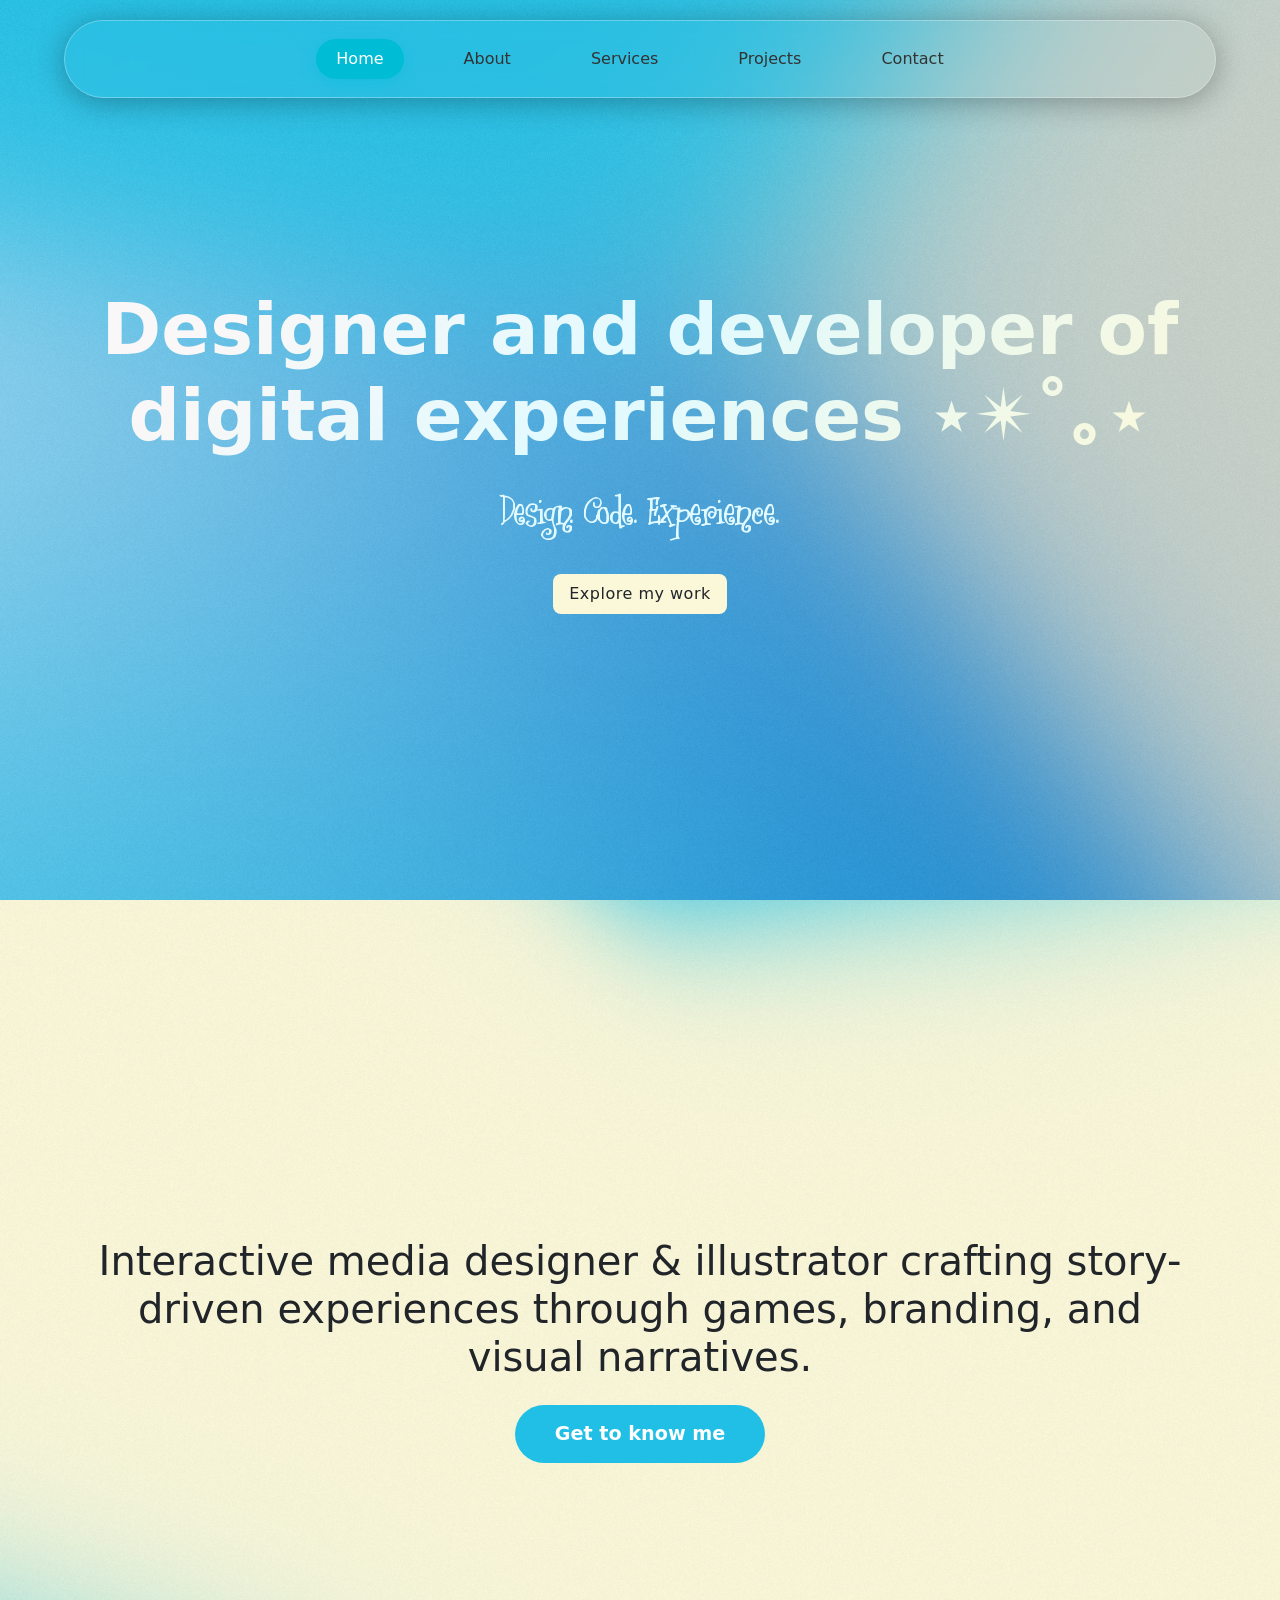
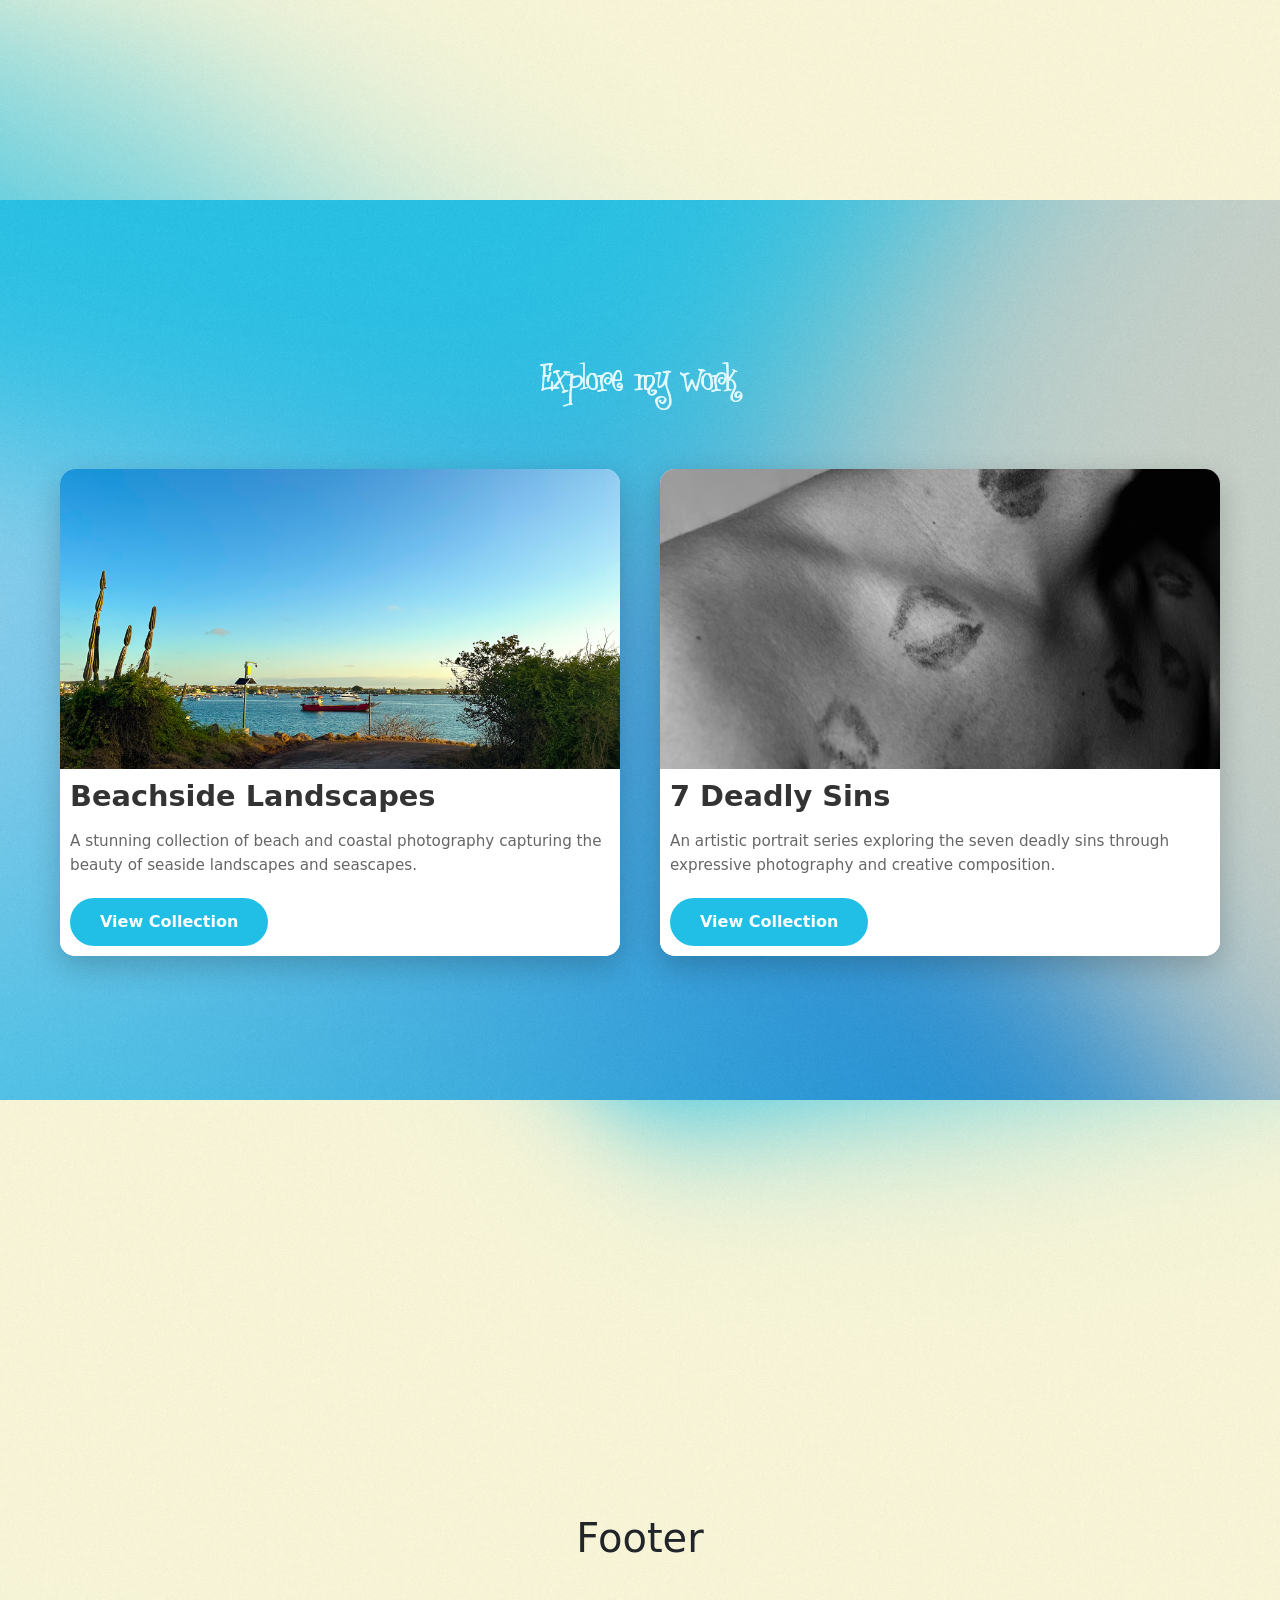
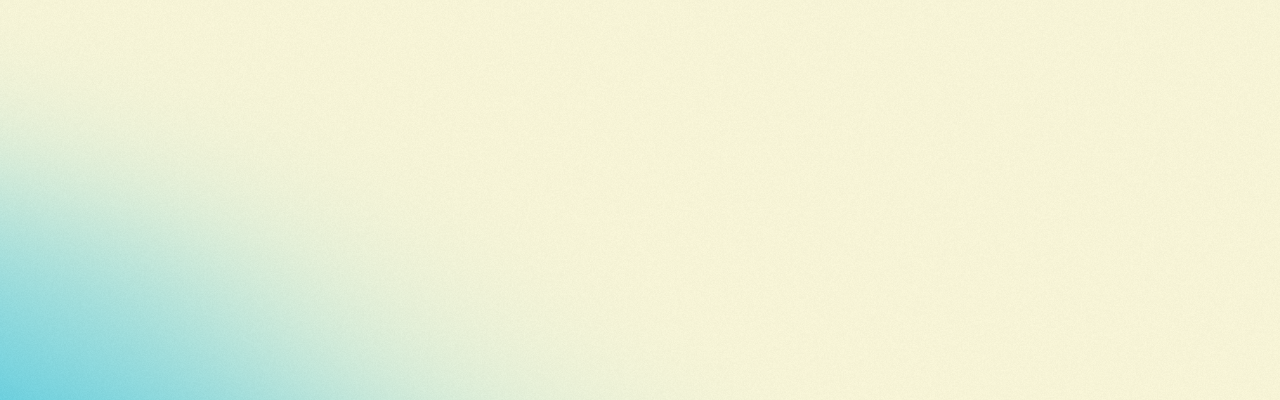
<file: index.html>
<!DOCTYPE html>
<html lang="en">
<head>
    <meta charset="UTF-8">
    <meta name="viewport" content="width=device-width, initial-scale=1.0">
    <title>Homepage</title>
    <link href="https://cdn.jsdelivr.net/npm/bootstrap@5.3.0/dist/css/bootstrap.min.css" rel="stylesheet">
    <link rel="stylesheet" href="principal.css">
    <link rel="stylesheet" href="https://unpkg.com/aos@2.3.1/dist/aos.css">
    <style>
            .portfolio-card {
            border: none;
            box-shadow: 0 10px 30px rgba(0, 0, 0, 0.2);
            transition: transform 0.3s ease, box-shadow 0.3s ease;
            border-radius: 15px;
            overflow: hidden;
            height: 100%;
        }

        .portfolio-card:hover {
            transform: translateY(-10px);
            box-shadow: 0 20px 50px rgba(0, 0, 0, 0.3);
        }

        .card-img-top {
            height: 300px;
            object-fit: cover;
        }

        .card-body {
            background: white;
            padding: 10px;
        }

        .card-title {
            font-size: 1.8rem;
            font-weight: 900;
            color: #333;
            margin-bottom: 15px;
        }

        .card-text {
            color: #666;
            font-size: 0.95rem;
            line-height: 1.6;
            margin-bottom: 20px;
        }

        .btn-view {
            background-color: #21BFE6;
            color: white;
            border: none;
            padding: 12px 30px;
            font-weight: bold;
            border-radius: 25px;
            transition: all 0.3s ease;
        }

        .btn-view:hover {
            background-color: #0fa3c8;
            color: white;
            transform: scale(1.05);
        }

        /* Desactivar animaciones en dispositivos móviles */
        @media (max-width: 768px) {
            .portfolio-card {
                transition: none;
            }

            .portfolio-card:hover {
                transform: none !important;
                box-shadow: 0 10px 30px rgba(0, 0, 0, 0.2) !important;
            }

            .btn-view:hover {
                transform: none !important;
            }

            /* Desactivar AOS en móvil */
            [data-aos] {
                opacity: 1 !important;
                animation: none !important;
            }
        }

        .portfolio-section {
            padding: 80px 20px;
            background-color: #f5f5f5;
        }

        .section-title {
            font-size: 3rem;
            font-weight: 900;
            margin-bottom: 50px;
            text-align: center;
            color: #333;
        }

        .portfolio-grid {
            display: grid;
            grid-template-columns: repeat(2, 1fr);
            gap: 40px;
            max-width: 1200px;
            margin: 0 auto;
            width: 100%;
            padding: 0 20px;
        }

        /* Responsive para tablet */
        @media (max-width: 992px) {
            .portfolio-grid {
                grid-template-columns: 1fr;
                gap: 30px;
            }
        }

        /* Responsive para móvil */
        @media (max-width: 768px) {
            .portfolio-grid {
                grid-template-columns: 1fr;
                gap: 20px;
                padding: 0 15px;
            }

            .card-img-top {
                height: 250px;
            }

            .card-title {
                font-size: 1.3rem;
            }

            .card-text {
                font-size: 0.85rem;
            }
        }

        /* Móvil muy pequeño */
        @media (max-width: 576px) {
            .portfolio-grid {
                grid-template-columns: 1fr;
                gap: 15px;
                padding: 0 10px;
            }

            .card-img-top {
                height: 200px;
            }

            .card-title {
                font-size: 1.1rem;
            }
        }
        
    </style>
</head>
<body>
    <nav class="navbar-modern">
        <button class="hamburger" id="hamburger">
            <span></span>
            <span></span>
            <span></span>
        </button>
        <div class="navbar-container" id="navbarContainer">
            <a href="index.html" class="nav-link active">Home</a>
            <a href="about.html" class="nav-link">About</a>
            <a href="services.html" class="nav-link">Services</a>
            <a href="menuproyectos.html" class="nav-link">Projects</a>
            <a href="contact.html" class="nav-link">Contact</a>
        </div>
    </nav>
    <section class="panel panel1">
        <div class="container text-center"">
            <h1 class="display-4" style="
            font-size: clamp(2.5rem, 8vw, 4.5rem);
            font-weight: 900;
            background: linear-gradient(135deg, #f9f7f7 15%, #e1faff 50%, #fbf8d9 100%);
            -webkit-background-clip: text;
            -webkit-text-fill-color: transparent;
            background-clip: text;
            margin-bottom: 20px;
            line-height: 1.2;">Designer and developer of digital experiences ⋆✴︎˚｡⋆</h1>
            <p class="lead font-angelica" style="color: #e1faff; font-size: 50px;">Design. Code. Experience.</p>
            <a href="menuproyectos.html" class="btn btn1 btn-lg">Explore my work</a>
        </div>
    </section>
    <section class="panel panel2">
        <div class="container text-center d-flex flex-column justify-content-center align-items-center">
            <h1 class="mb-4 font-angelica;">Interactive media designer & illustrator crafting story-driven experiences through games, branding, and visual narratives.</h1>
            <a href="about.html" class="btn btn-primary btn-lg">Get to know me</a>
        </div>
    </section>
    <section class="panel panel3">
        <div style="width: 100%; padding: 40px 20px;">
            <p class="lead font-angelica" style="color: #e1faff; font-size: 50px; text-align: center; margin-bottom: 50px;">Explore my work</p>
            
            <div class="portfolio-grid">
                <!-- Card 1: BEACH -->
                <div class="card portfolio-card">
                    <img src="imagenes/PortafolioFotografia/f.jpeg" class="card-img-top" alt="Beach Photography">
                    <div class="card-body">
                        <h5 class="card-title">Beachside Landscapes</h5>
                        <p class="card-text">A stunning collection of beach and coastal photography capturing the beauty of seaside landscapes and seascapes.</p>
                        <a href="Fotografia/photography.html" class="btn btn-view">View Collection</a>
                    </div>
                </div>

                <!-- Card 2: 7 Pecados Capitales -->
                <div class="card portfolio-card">
                    <img src="imagenes/PortafolioFotografia/7/3.jpg" class="card-img-top" alt="7 Pecados Capitales">
                    <div class="card-body">
                        <h5 class="card-title">7 Deadly Sins</h5>
                        <p class="card-text">An artistic portrait series exploring the seven deadly sins through expressive photography and creative composition.</p>
                        <a href="Fotografia/retrato7pecados.html" class="btn btn-view">View Collection</a>
                    </div>
                </div>
            </div>
        </div>
    </section>    
       
    <section class="panel panel4">
        <div class="container text-center d-flex flex-column justify-content-center align-items-center">
            <h1 class="mb-4">Footer</h1>
        </div>
    </section>

    <script src="https://cdn.jsdelivr.net/npm/bootstrap@5.3.0/dist/js/bootstrap.bundle.min.js"></script>
    <script async src="https://unpkg.com/aos@2.3.1/dist/aos.js"></script>
    <script src="js/animations.js"></script>
</body>
</html>
</file>
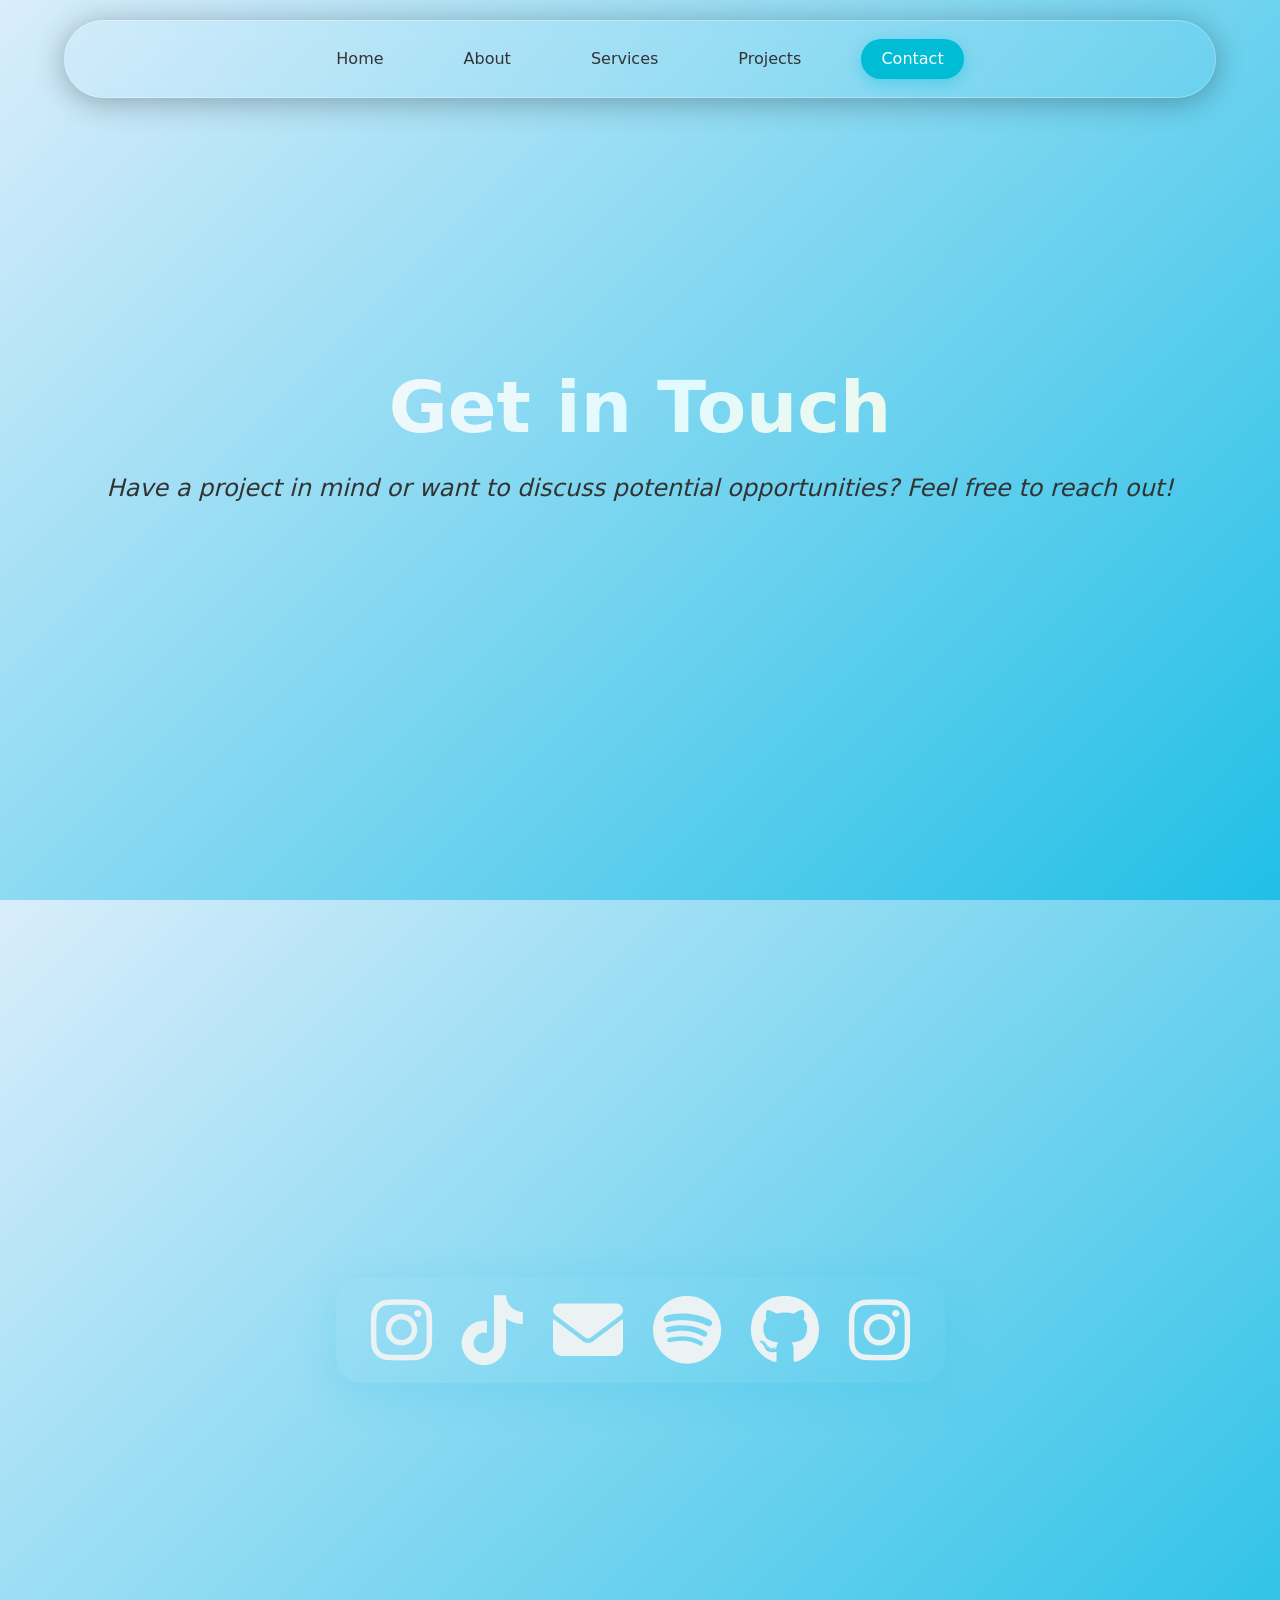
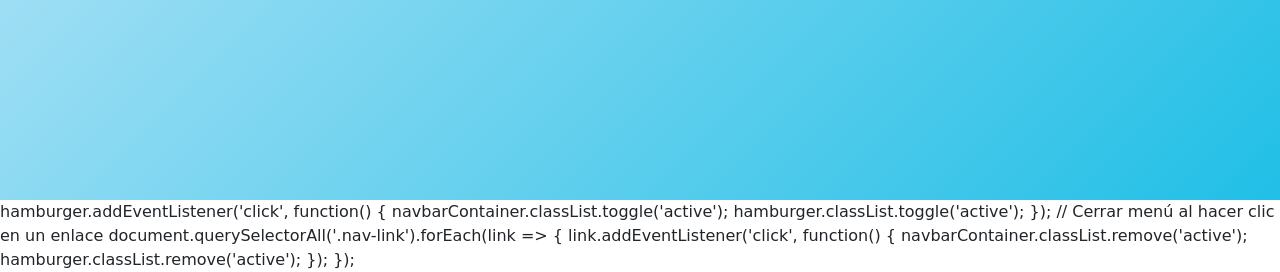
<file: contact.html>
<!DOCTYPE html>
<html lang="en">
<head>
    <meta charset="UTF-8">
    <meta name="viewport" content="width=device-width, initial-scale=1.0">
    <title>Contact</title>
    <link href="https://cdn.jsdelivr.net/npm/bootstrap@5.3.0/dist/css/bootstrap.min.css" rel="stylesheet">
    <link rel="stylesheet" href="principal.css">
    <link rel="stylesheet" href="portafolio.css">
    <link rel="stylesheet" href="https://unpkg.com/aos@2.3.1/dist/aos.css">
    <link rel="stylesheet" href="https://cdnjs.cloudflare.com/ajax/libs/font-awesome/6.5.0/css/all.min.css">
    <style>
        *{
            margin: 0;
            padding: 0;
            box-sizing: border-box;
        }
        .panel{
    display: flex;
    justify-content: center;
    align-items: center;
    height: 100vh;
    font-size: 30px;
    top: 0;
    position: sticky;
    
}
.panel1{
    z-index: 1;
}
.panel2{
    z-index: 1;
}
        .dock {
            display: flex;
            gap: 30px;
            padding:18px 35px;
            margin-bottom: 40px;
            border-radius: 25px;
            background: transparent;
            backdrop-filter: blur(15px);
            box-shadow: 0 10px 40px rgba(33, 191, 230, 0.2);
            transition: 0.3s ease;
            flex-wrap: wrap;
            justify-content: center;
        }

        .icon{
            font-size: 70px;
            color: #eaf2f4;
            cursor: pointer;
            transition: 0.25s;
            display: flex;
            justify-content: center;
            align-items: center;
            text-decoration: none;
        }

        /* Responsive para tablet */
        @media (max-width: 992px) {
            .dock {
                gap: 25px;
                padding: 15px 25px;
            }

            .icon {
                font-size: 60px;
            }
        }

        /* Responsive para móvil */
        @media (max-width: 768px) {
            .dock {
                gap: 15px;
                padding: 12px 15px;
            }

            .icon {
                font-size: 45px;
            }
        }

        /* Responsive para móvil pequeño */
        @media (max-width: 576px) {
            .dock {
                gap: 10px;
                padding: 10px 10px;
            }

            .icon {
                font-size: 35px;
            }
        }
        .icon:hover {
            transform: translateY(-15px) scale(1.7);
        }
        .icon:hover i {
            animation: bounce 0.5s ease;
        }

        @keyframes bounce{
            0%{
                transform: translateY(0);
            }
            50%{
                transform: translateY(-8px);
            }
            100%{
                transform: translateY(0);
            }
        }
        .dock:hover {
           transform: scale(1.05);
        }

        /* Desactivar animaciones en dispositivos móviles */
        @media (max-width: 768px) {
            .icon:hover {
                transform: none !important;
            }

            .icon:hover i {
                animation: none !important;
            }

            .dock:hover {
                transform: none !important;
            }

            [data-aos] {
                opacity: 1 !important;
                animation: none !important;
            }
        }
        .about-container {
            max-width: 1200px;
            margin: 0 auto;
            padding: 60px 40px;
        }

        .about-hero-title {
            font-size: clamp(2.5rem, 8vw, 4.5rem);
            font-weight: 900;
            background: linear-gradient(135deg, #f9f7f7 15%, #e1faff 50%, #fbf8d9 100%);
            -webkit-background-clip: text;
            -webkit-text-fill-color: transparent;
            background-clip: text;
            margin-bottom: 20px;
            line-height: 1.2;
        }

        .about-subtitle {
            font-size: 1.5rem;
            color: #333;
            margin-bottom: 30px;
            font-style: italic;
        }

        .about-section {
            margin: 80px 0 80px 0;
            padding: 50px 30px;
            border-radius: 20px;
            backdrop-filter: blur(10px);
            border: 2px solid rgba(33, 191, 230, 0.3);
            box-shadow: 0 10px 40px rgba(33, 191, 230, 0.2);
            display: flex;
    flex-direction: column;
    justify-content: center;
            
        }

        .about-section-light {
            background-color: rgba(251, 248, 217, 0.8);
            border-color: rgba(251, 248, 217, 0.5);
        }

        .about-section-cyan {
            background-color: rgba(33, 191, 230, 0.1);
            border-color: rgba(240, 250, 252, 0.5);
        }

        .about-section h3 {
            color: #1d1d1d;
            font-weight: 700;
            margin-bottom: 10px;
            font-size: 1.8rem;
        }

        .about-section p {
            font-size: 1.1rem;
            line-height: 1.8;
            color: #333;
            margin-bottom: 15px;
        }


        @media (max-width: 768px) {
            .about-container {
                padding: 40px 30px;
            }

            .about-section {
                padding: 30px 25px;
                margin: 40px 0;
            }

            

            .about-hero-title {
                font-size: 2rem;
            }

            .about-subtitle {
                font-size: 1.2rem;
            }
        }
    </style>
</head>
<body>
    <nav class="navbar-modern">
        <button class="hamburger" id="hamburger">
            <span></span>
            <span></span>
            <span></span>
        </button>
        <div class="navbar-container" id="navbarContainer">
            <a href="index.html" class="nav-link">Home</a>
            <a href="about.html" class="nav-link">About</a>
            <a href="services.html" class="nav-link">Services</a>
            <a href="menuproyectos.html" class="nav-link">Projects</a>
            <a href="contact.html" class="nav-link active">Contact</a>
        </div>
    </nav>

    <!-- Hero Section -->
    <section class="panel panel1">
        <div class="about-container" style="text-align: center;" >
            <div class="about-hero-title">Get in Touch</div>
            <p class="about-subtitle">Have a project in mind or want to discuss potential opportunities? Feel free to reach out!</p>
        </div>
    </section>

    <!-- The Story -->
    <section class="panel panel2">
        <div class="dock">
            <a href="https://www.instagram.com/nat_art.ist?utm_source=ig_web_button_share_sheet&igsh=ZDNlZDc0MzIxNw==" target="_blank" class="icon"><i class="fab fa-instagram"></i></a>
            <a href="https://www.tiktok.com/@nat.ba?is_from_webapp=1&sender_device=pc" target="_blank" class="icon"><i class="fab fa-tiktok"></i></a>
            <a href="mailto:nathy.barriga@hotmail.com" class="icon"><i class="fas fa-envelope"></i></a>
            <a href="https://open.spotify.com/user/nathy.barriga?si=a3b8a6390f7f45a9" target="_blank" class="icon"><i class="fab fa-spotify"></i></a>
            <a href="https://github.com/Nathy2028" target="_blank" class="icon"><i class="fab fa-github"></i></a>
            <a href="https://www.instagram.com/nathys.ab?igsh=NmxqZDJscnY1MTA1&utm_source=qr" target="_blank" class="icon"><i class="fab fa-instagram"></i></a>

        </div>
    </section>
    
    <script async src="https://cdn.jsdelivr.net/npm/bootstrap@5.3.0/dist/js/bootstrap.bundle.min.js"></script>
    <script async src="https://unpkg.com/aos@2.3.1/dist/aos.js"></script>
    <script src="js/animations.js"></script>
        
        hamburger.addEventListener('click', function() {
            navbarContainer.classList.toggle('active');
            hamburger.classList.toggle('active');
        });
        
        // Cerrar menú al hacer clic en un enlace
        document.querySelectorAll('.nav-link').forEach(link => {
            link.addEventListener('click', function() {
                navbarContainer.classList.remove('active');
                hamburger.classList.remove('active');
            });
        });
    </script>
</body>
</html>
</file>
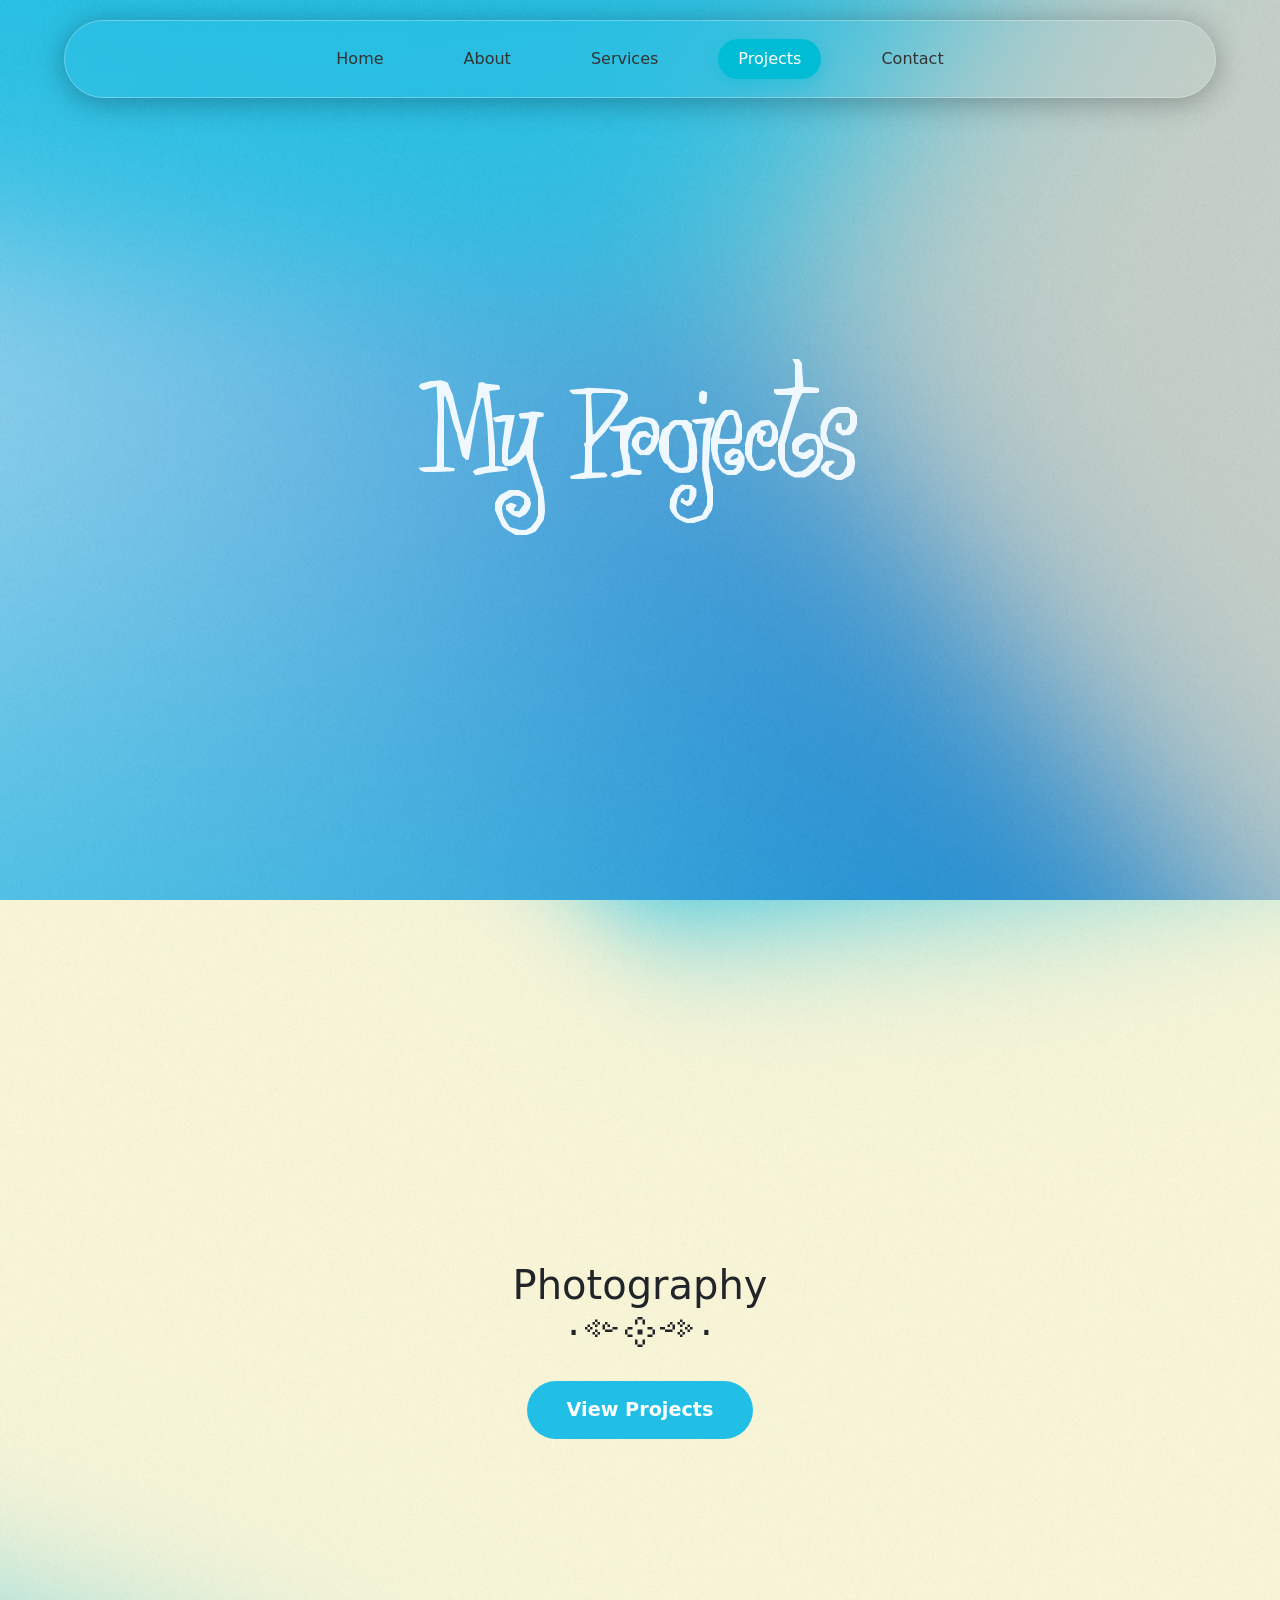
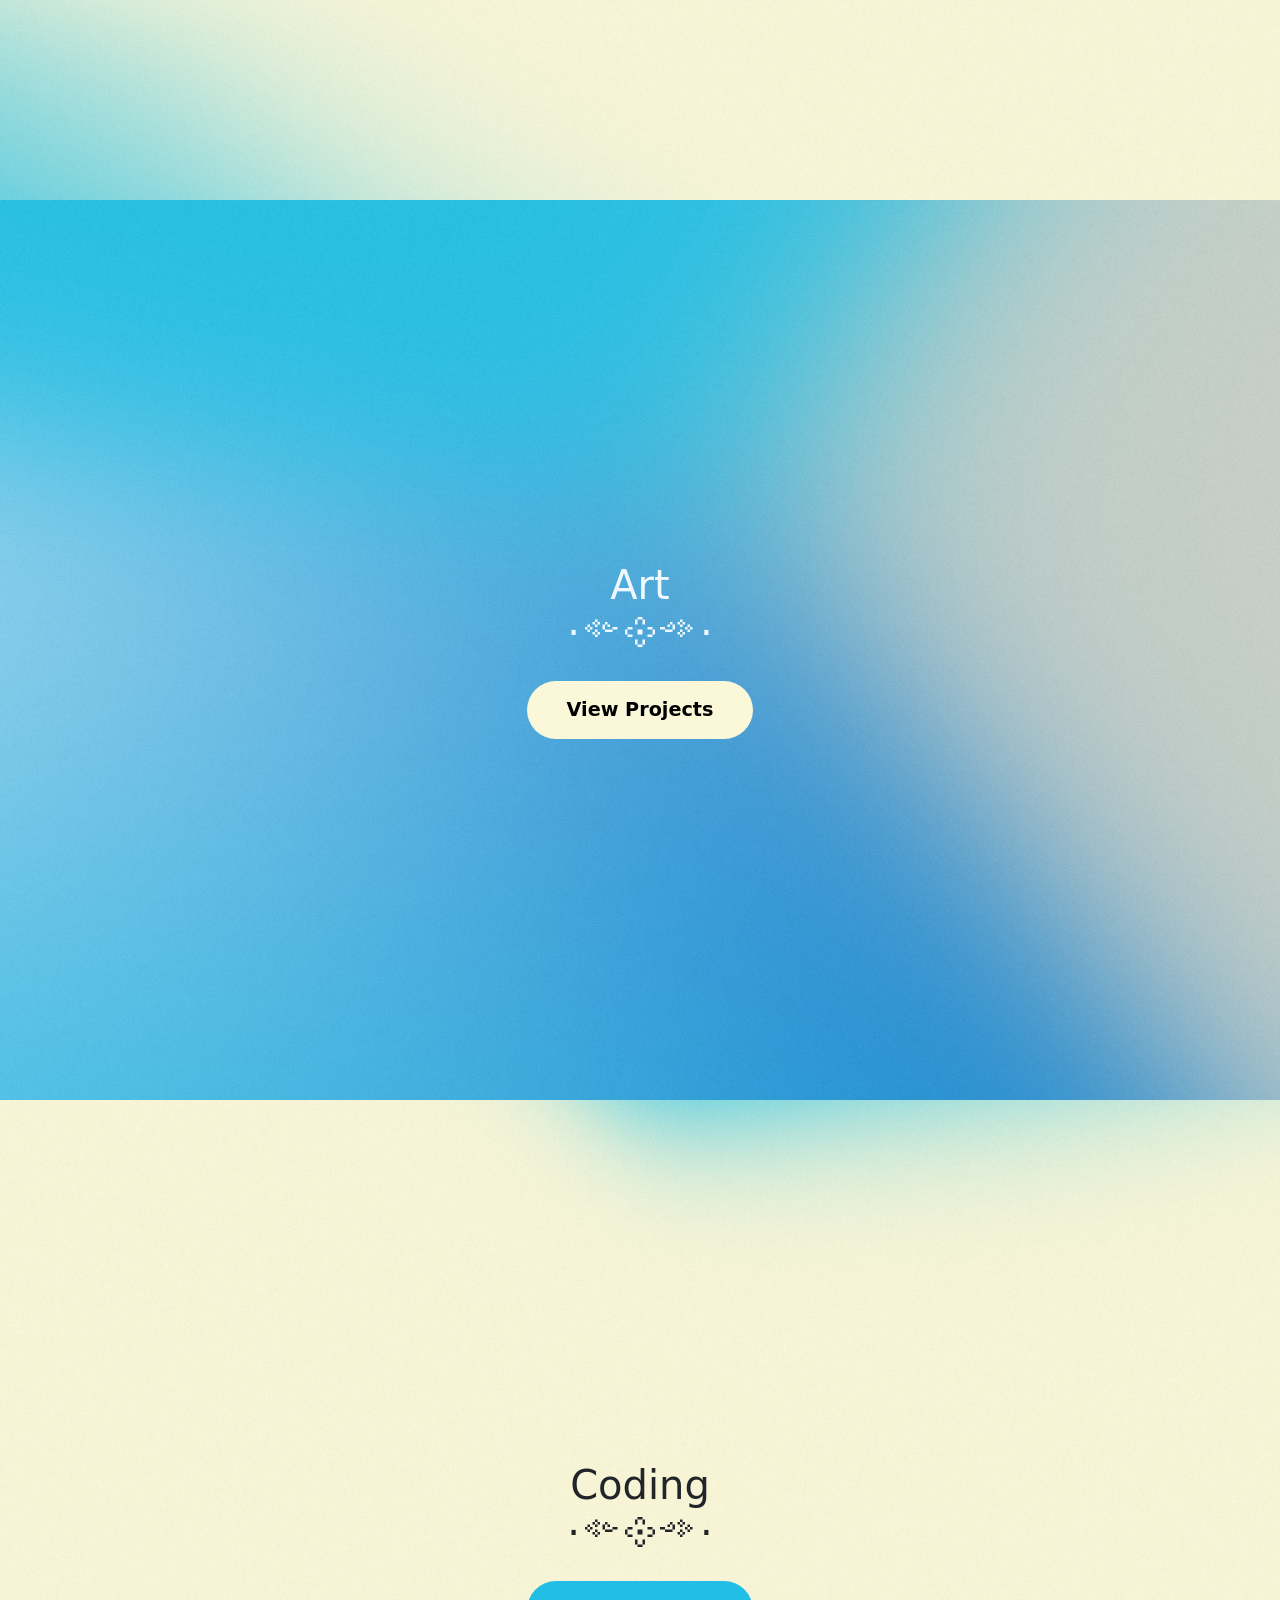
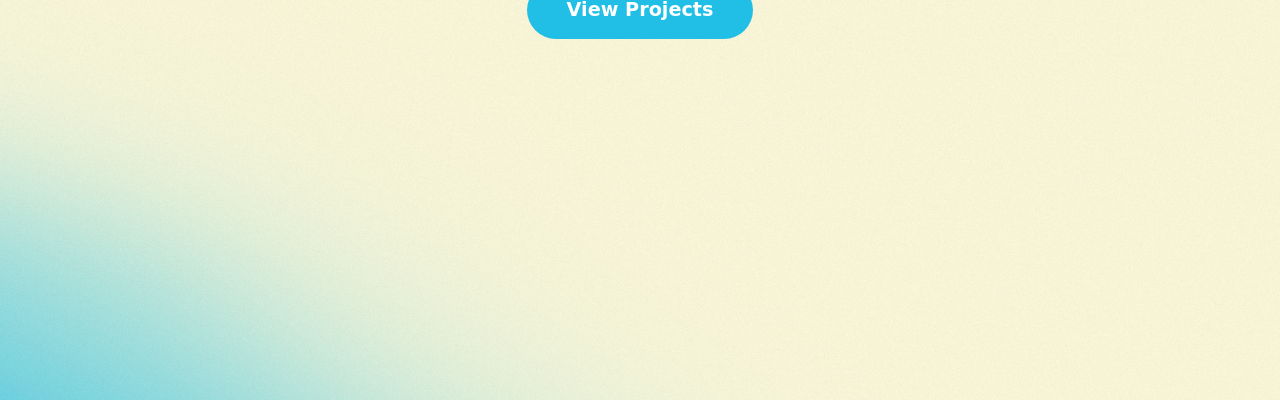
<file: menuproyectos.html>
<!DOCTYPE html>
<html lang="en">
<head>
    <meta charset="UTF-8">
    <meta name="viewport" content="width=device-width, initial-scale=1.0">
    <title>Menu Proyectos</title>
    <link href="https://cdn.jsdelivr.net/npm/bootstrap@5.3.0/dist/css/bootstrap.min.css" rel="stylesheet">
    <link rel="stylesheet" href="principal.css">
    <link rel="stylesheet" href="https://unpkg.com/aos@2.3.1/dist/aos.css">
    <style>
        .btn-primary {
            background-color: #21BFE6;
            border: none;
            padding: 15px 40px;
            font-size: 1.2rem;
            font-weight: bold;
            border-radius: 30px;
            transition: all 0.3s ease;
        }
        .btn-primary:hover {
            background-color: #0fa3c8;
            transform: translateY(-5px);
        }
        .btn-secondary {
            background-color: #fbf8d9;
            border: none;
            padding: 15px 40px;
            font-size: 1.2rem;
            font-weight: bold;
            border-radius: 30px;
            transition: all 0.3s ease;
        }
        .btn-secondary:hover {
            background-color: #fffdea;
            transform: translateY(-5px);
        }

        /* Desactivar animaciones en dispositivos móviles */
        @media (max-width: 768px) {
            .btn-primary:hover,
            .btn-secondary:hover {
                transform: none !important;
            }

            [data-aos] {
                opacity: 1 !important;
                animation: none !important;
            }
        }

    </style>
</head>
<body>
    <nav class="navbar-modern">
        <button class="hamburger" id="hamburger">
            <span></span>
            <span></span>
            <span></span>
        </button>
        <div class="navbar-container" id="navbarContainer">
            <a href="index.html" class="nav-link">Home</a>
            <a href="about.html" class="nav-link">About</a>
            <a href="services.html" class="nav-link">Services</a>
            <a href="menuproyectos.html" class="nav-link active">Projects</a>
            <a href="contact.html" class="nav-link">Contact</a>
        </div>
    </nav>
    <section class="panel panel1">
        <div class="container text-center" data-aos="fade-up">
                            <h1 class="display-4 font-angelica gallery-title">My Projects</h1>
                        </div>
    </section>
    
    <section class="panel panel2">
        <div class="container text-center d-flex flex-column justify-content-center align-items-center">
            <h1 class="mb-4">Photography <br> ·༻𐫱༺·</h1>
            <a href="menufoto.html" class="btn btn-primary btn-lg">View Projects</a>
        </div>
    </section>
    <section class="panel panel3">
        <div class="container text-center d-flex flex-column justify-content-center align-items-center">
            <h1 class="mb-4" style="color: aliceblue;">Art <br> ·༻𐫱༺·</h1>
            <a href="menuarte.html" class="btn btn-secondary btn-lg" style="color: black;">View Projects</a>
        </div>
    </section>
    <section class="panel panel4">
        <div class="container text-center d-flex flex-column justify-content-center align-items-center">
            <h1 class="mb-4">Coding <br> ·༻𐫱༺·</h1>
            <a href="menucoding.html" class="btn btn-primary btn-lg">View Projects</a>
        </div>
    </section>

    <script src="https://cdn.jsdelivr.net/npm/bootstrap@5.3.0/dist/js/bootstrap.bundle.min.js"></script>
    <script src="https://unpkg.com/aos@2.3.1/dist/aos.js"></script>
    <script src="js/animations.js"></script>
    <script>
        AOS.init({
            
        });
         
         hamburger.addEventListener('click', function() {
             navbarContainer.classList.toggle('active');
             hamburger.classList.toggle('active');
         });
         
         // Cerrar menú al hacer clic en un enlace
         document.querySelectorAll('.nav-link').forEach(link => {
             link.addEventListener('click', function() {
                 navbarContainer.classList.remove('active');
                 hamburger.classList.remove('active');
             });
         });
    </script>
</body>
</html>
</file>
<file: principal.css>
/* Custom Fonts */
@font-face {
    font-family: 'Angelica';
    src: url(imagenes/Tipografias/angelica.ttf) format('truetype');
}

@font-face {
    font-family: 'Poti';
    src: url(imagenes/Tipografias/poti.ttf) format('truetype');
}

/* Font Classes */
.font-angelica {
    font-family: 'Angelica', sans-serif !important;
}

.font-poti {
    font-family: 'Poti', sans-serif !important;
}

body {
   /* margin: 0;
    padding: 0;
    min-height: 100vh;
    background: linear-gradient(135deg, #00bcd4 0%, #2196f3 50%, #e0f2f1 100%);
    background-attachment: fixed;*/
    background-image: url(imagenes/image-mesh-gradient.png);
    background-size: cover;
    background-position: center;
    background-repeat: no-repeat;
    background-attachment: fixed;
}
.panel{
    display: flex;
    justify-content: center;
    align-items: center;
    height: 100vh;
    font-size: 30px;
    position: sticky;
    top: 0;
    
}
.panel1{
    background-image: url(imagenes/image-mesh-gradient.png);
    background-size: cover;
    background-position: center;
    background-repeat: no-repeat;
    z-index: 1;
}
.panel2{
    /* background-color: #fbf8d9 !important; */
    background-image: url(imagenes/background\ 2.png);
    background-size: cover;
    background-position: center;
    background-repeat: no-repeat;
    z-index: 1;
}
.panel3{
    background-image: url(imagenes/image-mesh-gradient.png);
    background-size: cover;
    background-position: center;
    background-repeat: no-repeat;
    z-index: 1;
}
.panel4{
    /* background-color: #21bfe6; */
    background-image: url(imagenes/background\ 2.png);
    background-size: cover;
    background-position: center;
    background-repeat: no-repeat;
    z-index: 1;
}

/* Responsive para tablets - cambiar a relative */
@media (max-width: 992px) {
    .panel {
        position: relative;
        top: auto;
    }
}

/* Responsive para móviles - cambiar a relative */
@media (max-width: 768px) {
    .panel {
        position: relative;
        top: auto;
    }
}

/* Móvil muy pequeño - cambiar a relative */
@media (max-width: 576px) {
    .panel {
        position: relative;
        top: auto;
    }
}

.btn1  {
  background-color: #fbf8d9;
  color: var(--light);
  border: none;
   transition: all 0.4s cubic-bezier(0.34, 1.56, 0.64, 1);
  cursor: pointer;
  position: relative;
  overflow: hidden;
  letter-spacing: 0.5px;
  font-size: 1rem;
}
.btn1::before {
  content: '';
  position: absolute;
  top: 50%;
  left: 50%;
  width: 0;
  height: 0;
  border-radius: 50%;
  background: rgba(255, 255, 255, 0.3);
  transform: translate(-50%, -50%);
  transition: width 0.6s, height 0.6s;
}

.btn1:hover {
  transform: translateY(-3px) scale(1.05);
  background: #379ef2;
}

.btn1:active {
  animation: btnBounce 0.4s ease;
  box-shadow: 0 6px 16px rgba(113, 217, 214, 0.5);
  transform: translateY(-1px) scale(1.02);
}

@keyframes btnBounce {
  0%, 100% {
    transform: scale(1.05);
  }
  50% {
    transform: scale(0.98);
  }
}

.navbar-modern {
    position: fixed;
    top: 20px;
    left: 50%;
    transform: translateX(-50%);
    z-index: 1000;
    width: 90%;
    max-width: 1200px;
}

.hamburger {
    display: none;
    background: none;
    border: none;
    font-size: 24px;
    cursor: pointer;
    flex-direction: column;
    gap: 5px;
    position: absolute;
    right: 20px;
    top: 50%;
    transform: translateY(-50%);
    z-index: 1001;
}

.hamburger span {
    width: 25px;
    height: 3px;
    background-color: #333333;
    border-radius: 2px;
    transition: all 0.3s ease;
}

.hamburger.active span:nth-child(1) {
    transform: rotate(45deg) translate(10px, 10px);
}

.hamburger.active span:nth-child(2) {
    opacity: 0;
}

.hamburger.active span:nth-child(3) {
    transform: rotate(-45deg) translate(7px, -7px);
}

.navbar-container {
    display: flex;
    gap: 40px;
    padding: 18px 50px;
    background-color: transparent;
    border: 1px solid rgba(255, 255, 255, 0.3);
    border-radius: 50px;
    backdrop-filter: blur(10px);
    box-shadow: 0 4px 30px rgba(0, 0, 0, 0.3);
    flex-wrap: wrap;
    justify-content: center;
    align-items: center;
}

.nav-link {
    color: #333333;
    text-decoration: none;
    font-size: 16px;
    font-weight: 500;
    padding: 8px 20px;
    border-radius: 25px;
    transition: all 0.3s ease;
    position: relative;
    white-space: nowrap;
}

.nav-link:hover {
    color: #ffffff;
    transform: translateY(-2px);
}

.nav-link.active {
    background-color: #00bcd4;
    color: #ffffff;
    box-shadow: 0 4px 15px rgba(0, 188, 212, 0.4);
}

/* Tablet */
@media (max-width: 992px) {
    .navbar-container {
        gap: 20px;
        padding: 15px 30px;
    }
    
    .nav-link {
        font-size: 14px;
        padding: 6px 15px;
    }
}

/* Móvil */
@media (max-width: 768px) {
    .navbar-modern {
        top: 10px;
        width: 95%;
    }
    
    .hamburger {
        display: flex;
        padding: 10px;
        font-size: 28px;
    }
    
    .hamburger span {
        background-color: #333333;
        width: 28px;
        height: 3px;
    }
    
    .panel {
        padding-top: 120px;
    }
    
    .navbar-container {
        position: absolute;
        top: 100%;
        left: 0;
        right: 0;
        flex-direction: column;
        gap: 0;
        margin-top: 10px;
        padding: 0 15px;
        border-radius: 20px;
        max-height: 0;
        overflow: hidden;
        opacity: 0;
        transition: all 0.3s ease;
        pointer-events: none;
        background-color: transparent;
        border: 1px solid rgba(255, 255, 255, 0.3);
        backdrop-filter: blur(10px);
    }
    
    .navbar-container.active {
        max-height: 400px;
        opacity: 1;
        pointer-events: auto;
        padding: 15px;
        overflow: visible;
    }
    
    .nav-link {
        font-size: 14px;
        padding: 12px 15px;
        width: 100%;
        text-align: center;
        border-radius: 10px;
    }
}

/* Móvil pequeño */
@media (max-width: 576px) {
    .navbar-modern {
        top: 8px;
        width: 98%;
    }
    
    .hamburger {
        padding: 8px;
        font-size: 24px;
    }
    
    .hamburger span {
        width: 22px;
        height: 2.5px;
    }
    
    .panel {
        padding-top: 100px;
    }
    
    .nav-link {
        font-size: 12px;
        padding: 10px 12px;
    }
}

.navbar {
    position: relative;
    padding: 10px 20px;
    background-color: rgba(255, 255, 255, 0.2);
    border-radius: 60px;
    backdrop-filter: blur(10px);
    box-shadow: 0 4px 30px rgba(0, 0, 0, 0.1);
    border: 0.5px solid rgba(255, 255, 255, 0.3);
}

      .btn-primary {
            background-color: #21BFE6;
            border: none;
            padding: 15px 40px;
            font-size: 1.2rem;
            font-weight: bold;
            border-radius: 30px;
            transition: all 0.3s ease;
        }
        .btn-primary:hover {
            background-color: #0fa3c8;
            transform: translateY(-5px);
        }
        .btn-secondary {
            background-color: #fbf8d9;
            border: none;
            padding: 15px 40px;
            font-size: 1.2rem;
            font-weight: bold;
            border-radius: 30px;
            transition: all 0.3s ease;
        }
        .btn-secondary:hover {
            background-color: #fffdea;
            transform: translateY(-5px);
        }

/* Desativar animações em dispositivos móveis */
@media (max-width: 768px) {
    .btn1:hover,
    .btn1:active,
    .btn-primary:hover,
    .btn-secondary:hover,
    .nav-link:hover {
        transform: none !important;
        animation: none !important;
    }

    .btn1::before {
        transition: none !important;
    }

    .hamburger span,
    .nav-link,
    .navbar-container {
        transition: none !important;
    }
}

/* Responsive Gallery Title */
.gallery-title {
    font-size: clamp(3rem, 12vw, 200px);
    color: aliceblue;
}

/* Media queries para mayor control en dispositivos específicos */
@media (max-width: 992px) {
    .gallery-title {
        font-size: clamp(2rem, 10vw, 150px);
    }
}

@media (max-width: 768px) {
    .gallery-title {
        font-size: clamp(9rem, 8vw, 100px);
    }
}

@media (max-width: 576px) {
    .gallery-title {
        font-size: clamp(8rem, 6vw, 70px);
    }
}
</file>
<file: portafolio.css>
.gallery {
    display: grid;
    grid-template-columns: repeat(4, 1fr);
    gap: 20px;
    padding: 20px;
    background-color: #f5f5f5;
    grid-auto-flow: dense;
}
.fondo2 {
    background-color: #0c0c0c;
}
.gallery > img {
    width: 100%;
    object-fit: cover;
}

.gallery > img:hover {
    transform: scale(1.01);
    transition: transform 0.3s ease;        
}

/* Desativar animações de hover em dispositivos móveis */
@media (max-width: 768px) {
    .gallery > img:hover {
        transform: none !important;
        transition: none !important;
    }
}

.gallery > img.img-1x1 {
    grid-column-end: span 1;
    grid-row-end: span 1;
    aspect-ratio: 1 / 1 ;
}


.gallery > img.img-2x2 {
    grid-column-end: span 2;
    grid-row-end: span 2;
    aspect-ratio: 1 / 1 ;
}


.gallery > img.img-2x1 {
    grid-column-end: span 2;
    grid-row-end: span 1;
    aspect-ratio: 2 / 1 ;
}

.gallery > img.img-1x2 {
    grid-column-end: span 1;
    grid-row-end: span 2;
    aspect-ratio: 1 / 2 ;
}
.portafolio {
    font-family: 'Arial', sans-serif;
    margin: 0;
    padding: 0;
    background-color: #f5f5f5;  
}

/* Estilos para el Lightbox */
.modal-lightbox {
    display: none;
    position: fixed;
    top: 0;
    left: 0;
    width: 100%;
    height: 100%;
    background-color: rgba(0, 0, 0, 0.8);
    z-index: 1000;
    justify-content: center;
    align-items: center;
}

.modal-lightbox.active {
    display: flex;
}

.modal-content {
    position: relative;
    max-width: 33%;
    max-height: 90vh;
}

.modal-content img {
    width: 100%;
    height: 20%;
    object-fit: contain;
    border-radius: 10px;
}

.modal-close {
    position: absolute;
    top: -40px;
    right: 0;
    font-size: 40px;
    color: white;
    cursor: pointer;
    transition: color 0.3s ease;
}

.modal-close:hover {
    color: #ccc;
}

/* Botón de regreso a menú */
.back-to-menu {
    display: flex;
    justify-content: center;
    align-items: center;
    padding: 30px 20px;
    background-color: #f5f5f5;
}

.back-to-menu a {
    background-color: #21BFE6;
    color: white;
    padding: 12px 40px;
    border-radius: 25px;
    text-decoration: none;
    font-weight: bold;
    font-size: 1rem;
    transition: all 0.3s ease;
    display: inline-block;
}

.back-to-menu a:hover {
    background-color: #0fa3c8;
    transform: scale(1.05);
    color: white;
}

/* Desativar animações em dispositivos móviles */
@media (max-width: 768px) {
    .back-to-menu a:hover {
        transform: none !important;
        background-color: #21BFE6;
    }
    
    .modal-close:hover {
        color: white;
    }
}

/* Sección Hero/Título */
.panel {
    width: 100%;
    display: flex;
    align-items: center;
    justify-content: center;
    background: linear-gradient(135deg, #D9EDFB 0%, #21BFE6 100%);
    position: relative;
    overflow: hidden;
}

.panel1 {
    height: 100vh;
    min-height: 100vh;
}

.panel12 {
    height: 100vh;
    min-height: 100vh;
    background-color: #000000 !important;
    background-image: none !important;
    background-size: cover;
    background-position: center;
}

.panel12 h1 {
    
    color: white !important;
    
}

/* Responsive Gallery Title */
.gallery-title {
    font-size: clamp(3rem, 12vw, 200px);
    color: aliceblue;
}

/* Media queries para mayor control en dispositivos específicos */
@media (max-width: 992px) {
    .gallery-title {
        font-size: clamp(2rem, 10vw, 150px);
    }
}

@media (max-width: 768px) {
    .gallery-title {
        font-size: clamp(1.5rem, 8vw, 100px);
    }
}

@media (max-width: 576px) {
    .gallery-title {
        font-size: clamp(8rem, 6vw, 70px);
    }
}
</file>
